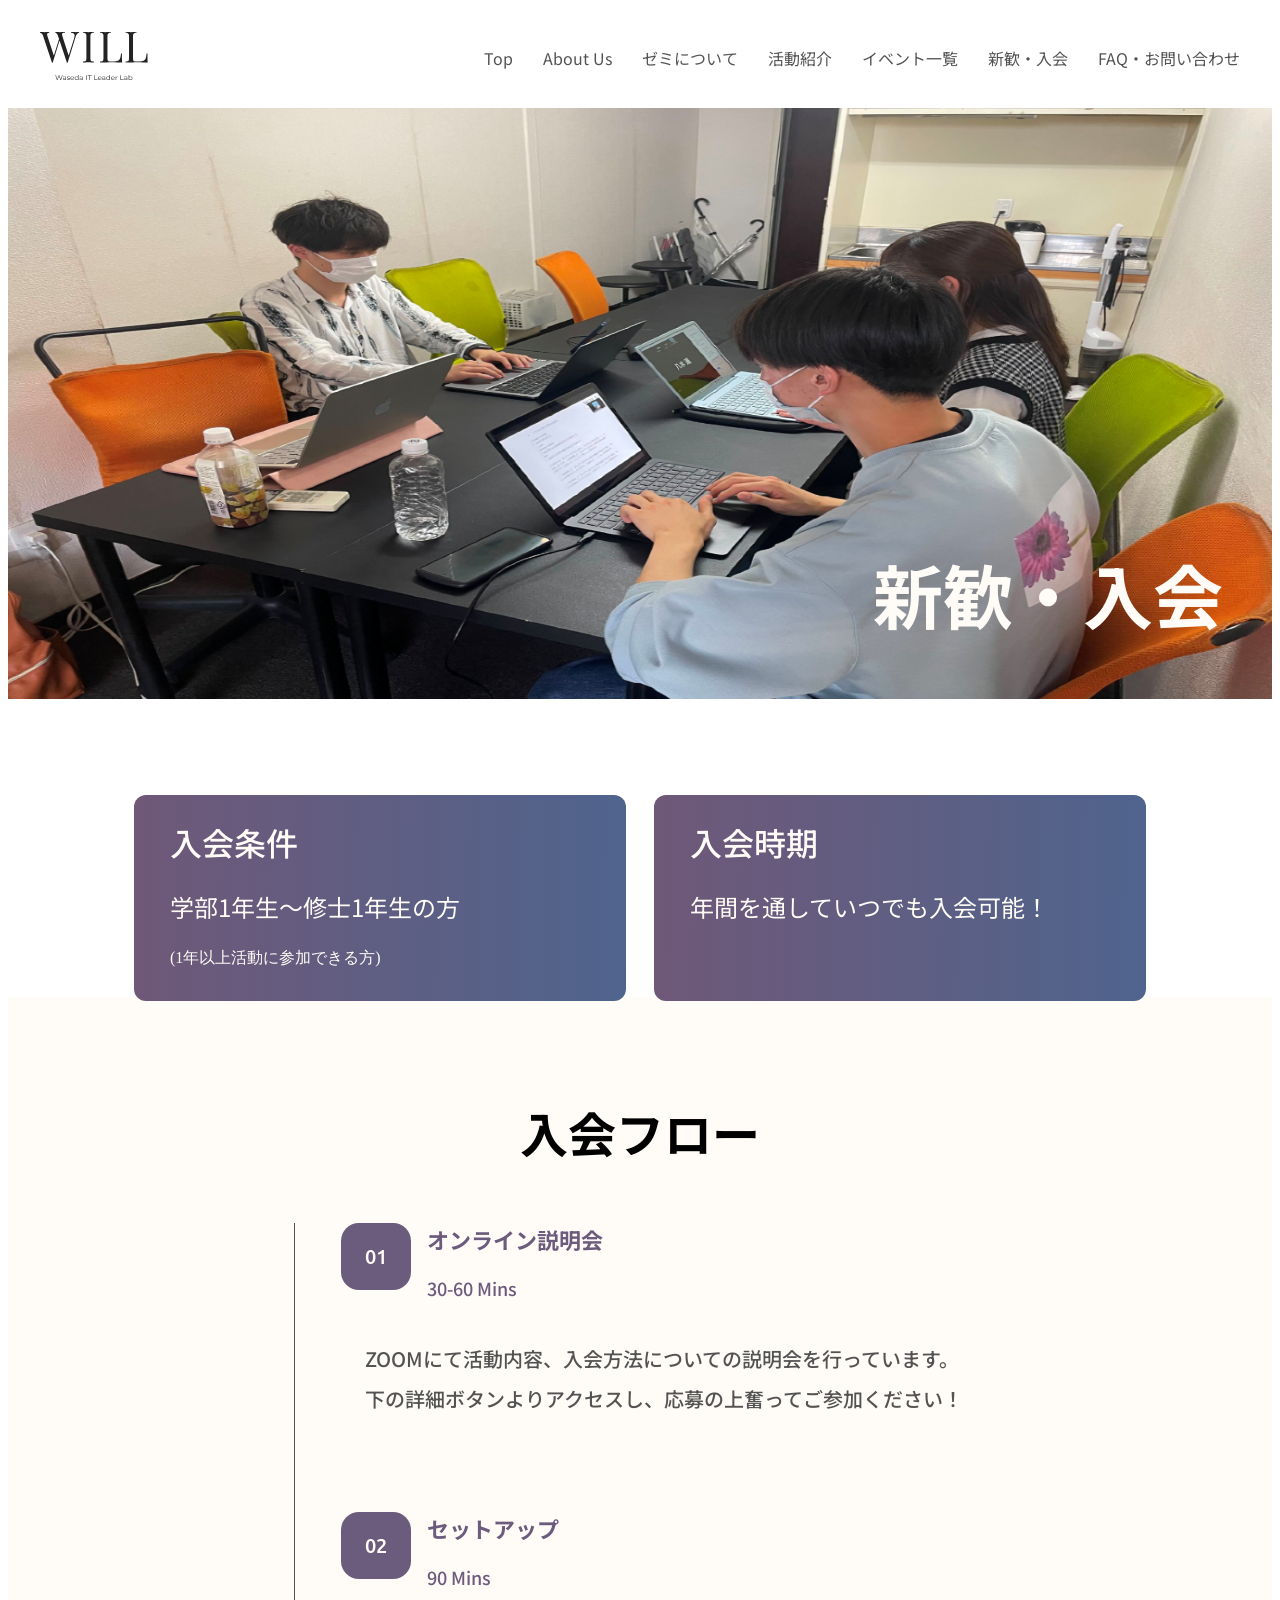
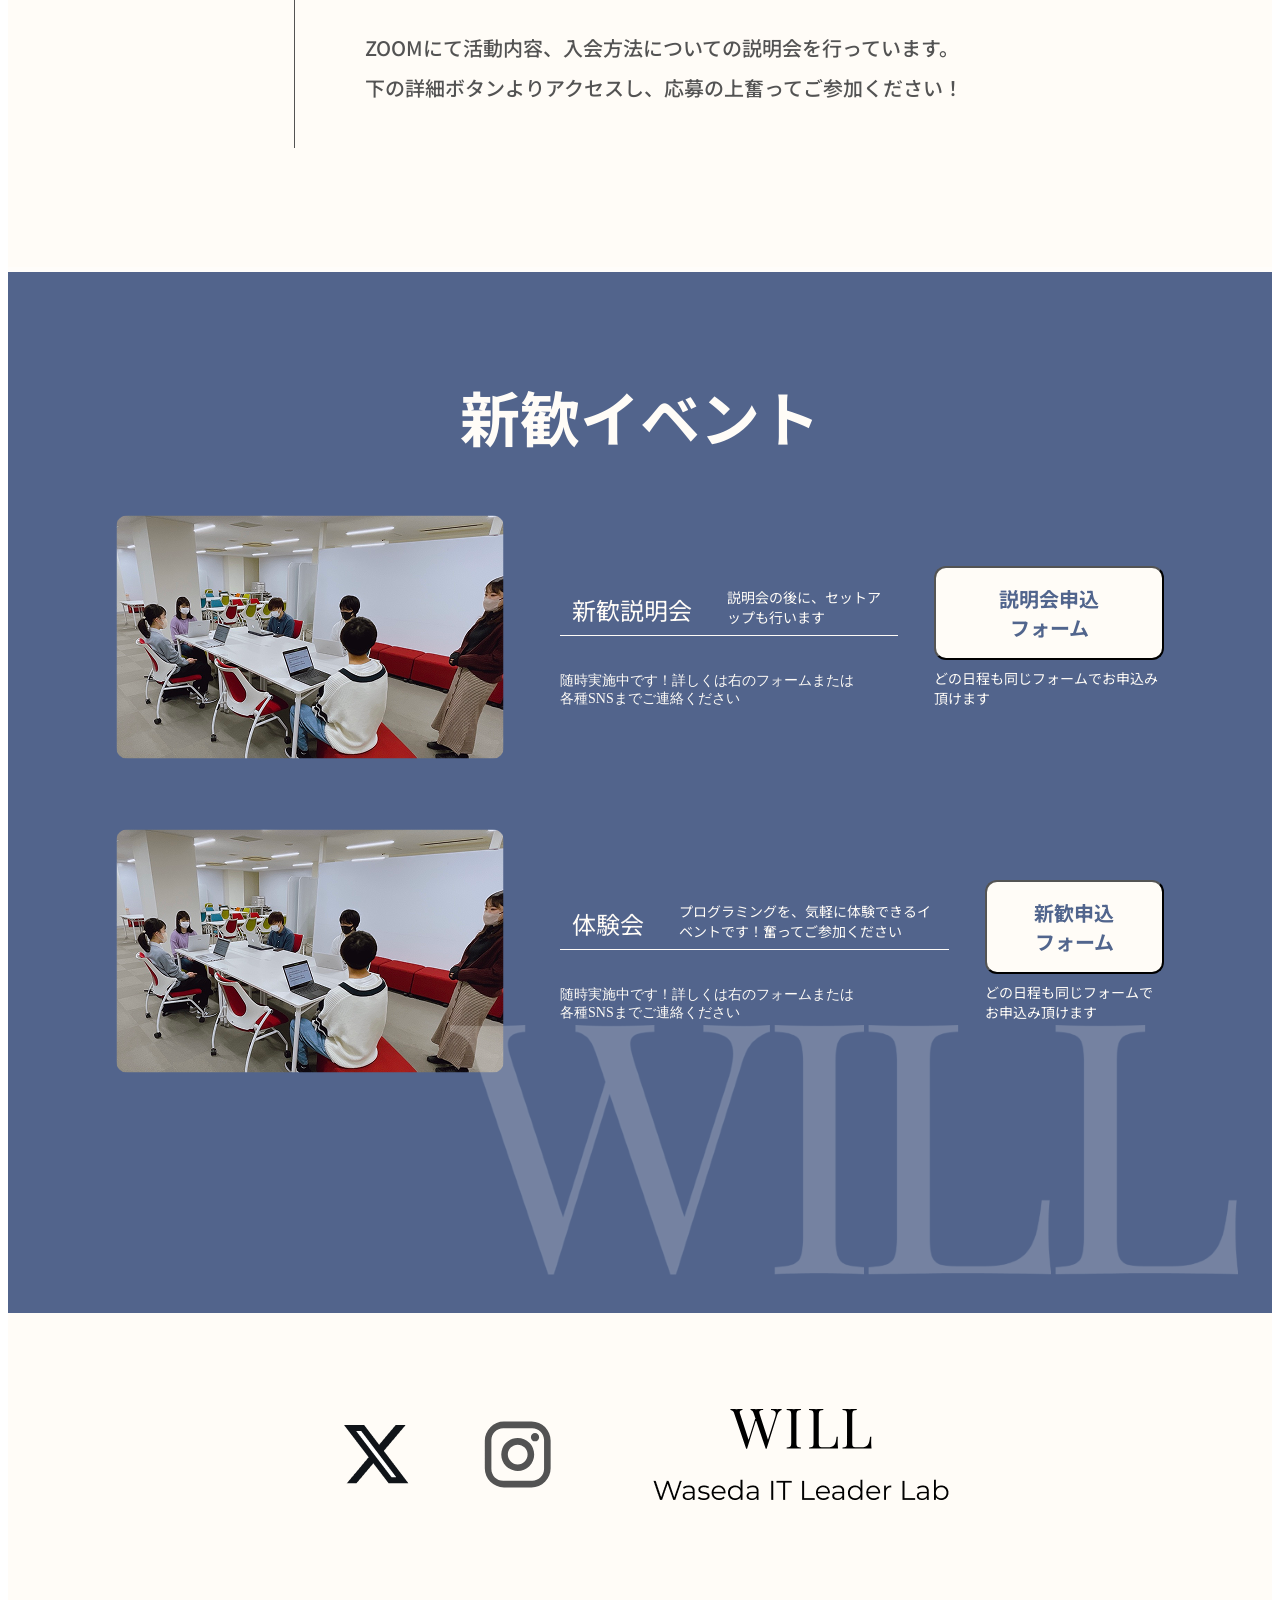
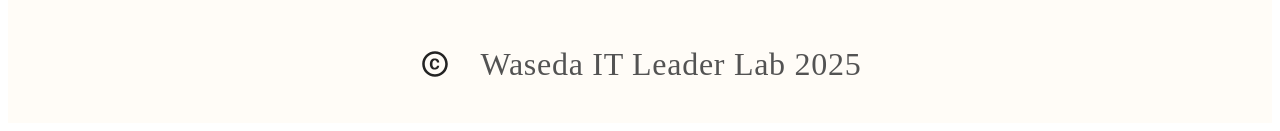
<file: index.html>
<!DOCTYPE html>
<html lang="ja">
  <head>
    <meta charset="UTF-8" />
    <meta name="viewport" content="width=device-width, initial-scale=1.0" />
    <title>WILL-JOIN-PAGE</title>
    <link rel="preconnect" href="https://fonts.googleapis.com" />
    <link rel="preconnect" href="https://fonts.gstatic.com" crossorigin />
    <link
      href="https://fonts.googleapis.com/css2?family=Anton&family=Newsreader:ital,opsz,wght@0,6..72,200..800;1,6..72,200..800&family=Noto+Sans+JP:wght@400;700&family=Ubuntu:ital,wght@0,300;0,400;0,500;0,700;1,300;1,400;1,500;1,700&display=swap"
      rel="stylesheet"
    />
    <link
      href="https://fonts.googleapis.com/css2?family=Anton&family=Jomolhari&family=Newsreader:ital,opsz,wght@0,6..72,200..800;1,6..72,200..800&family=Noto+Sans+JP:wght@400;700&family=Ubuntu:ital,wght@0,300;0,400;0,500;0,700;1,300;1,400;1,500;1,700&display=swap"
      rel="stylesheet"
    />
    <link
      href="https://fonts.googleapis.com/css2?family=Anton&family=Jomolhari&family=Newsreader:ital,opsz,wght@0,6..72,200..800;1,6..72,200..800&family=Noto+Sans+JP:wght@400;700&family=Tinos:ital,wght@0,400;0,700;1,400;1,700&family=Ubuntu:ital,wght@0,300;0,400;0,500;0,700;1,300;1,400;1,500;1,700&display=swap"
      rel="stylesheet"
    />
    <link rel="stylesheet" href="./join_page.css" />
  </head>
  <body>
    <!--入会フローページのhtml-->
    <section class="join-flow-container">
      <header class="page-header">
        <a class="will-logo" href=""
          ><img src="./images/logo.svg" alt="TOPページへ戻る"
        /></a>
        <div id="nav-wrapper" class="nav-wrapper">
          <div class="hamburger" id="js-hamburger">
            <span class="hamburger__line hamburger__line--1"></span>
            <span class="hamburger__line hamburger__line--2"></span>
            <span class="hamburger__line hamburger__line--3"></span>
          </div>
          <nav class="sp-nav">
            <ul>
              <li><a href="" alt="">TOP</a></li>
              <li><a href="" alt="">About Us</a></li>
              <li><a href="" alt="">ゼミについて</a></li>
              <li><a href="" alt="">活動紹介</a></li>
              <li><a href="" alt="">イベント一覧</a></li>
              <li><a href="" alt="">新歓・入会</a></li>
              <li><a href="" alt="">FAQ・お問い合わせ</a></li>
            </ul>
          </nav>
          <div class="black-bg" id="js-black-bg"></div>
        </div>
        <div class="link-box">
          <a class="text-link" href="" alt="Top">Top</a>
          <a class="text-link" href="" alt="About Us">About Us</a>
          <a class="text-link" href="" alt="ゼミについて">ゼミについて</a>
          <a class="text-link" href="" alt="活動紹介">活動紹介</a>
          <a class="text-link" href="" alt="イベント一覧">イベント一覧</a>
          <a class="text-link" href="" alt="新歓・入会">新歓・入会</a>
          <a class="text-link" href="" alt="FAQ・お問い合わせ"
            >FAQ・お問い合わせ</a
          >
        </div>
      </header>
      <section class="head-image-container">
        <img src="./images/join-page-image.png" alt="新歓・入会画像" />
        <div class="head-letter">新歓・入会</div>
      </section>
      <section class="join-conditions-container">
        <div class="join-conditions">
          <div class="join-condition-block">
            <div class="condition-title">入会条件</div>
            <div class="condition-detail">学部1年生～修士1年生の方</div>
            <div class="detail-mini">(1年以上活動に参加できる方)</div>
          </div>
          <div class="join-condition-block">
            <div class="condition-title">入会時期</div>
            <div class="condition-detail">年間を通していつでも入会可能！</div>
          </div>
        </div>
      </section>
      <section class="join-flow-section">
        <div class="join-title">入会フロー</div>
        <div class="join-flow-content">
          <div class="join-flow-details">
            <div class="join-flow-block">
              <div class="join-flow-title">
                <div class="step">
                  <div class="step-number">01</div>
                </div>
                <div class="step-content">
                  <div class="step-title">オンライン説明会</div>
                  <div class="step-text">30-60 mins</div>
                </div>
              </div>
              <p class="step-explanation">
                ZOOMにて活動内容、入会方法についての説明会を行っています。<br />
                下の詳細ボタンよりアクセスし、応募の上奮ってご参加ください！
              </p>
            </div>
            <div class="join-flow-block">
              <div class="join-flow-title">
                <div class="step">
                  <div class="step-number">02</div>
                </div>
                <div class="step-content">
                  <div class="step-title">セットアップ</div>
                  <div class="step-text">90 mins</div>
                </div>
              </div>
              <p class="step-explanation">
                ZOOMにて活動内容、入会方法についての説明会を行っています。<br />
                下の詳細ボタンよりアクセスし、応募の上奮ってご参加ください！
              </p>
            </div>
          </div>
        </div>
      </section>
      <section class="event-section">
        <div class="event-entire-title">新歓イベント</div>
        <div class="event-container">
          <div class="event-block">
            <img src="./images/event-block-photo.png" alt="" />
            <div class="event-entire-frame">
              <div class="event-text-frame">
                <div class="event-title-frame">
                  <div class="event-title">新歓説明会</div>
                  <div class="event-subtitle">
                    説明会の後に、セットアップも行います
                  </div>
                </div>
                <div class="event-explanation">
                  随時実施中です！詳しくは右のフォームまたは<br />各種SNSまでご連絡ください
                </div>
                <!-- <div class="event-schedule-frame">
                  <div class="schedule-block">
                    <div class="number">➀</div>
                    <div class="schedule">
                      03. 26 <span class="day">Wed </span>13:00～ @オンライン
                    </div>
                  </div>
                  <div class="schedule-block">
                    <div class="number">➁</div>
                    <div class="schedule">
                      04. 04 <span class="day">Fri </span>14:00～ @オンライン
                    </div>
                  </div>
                  <div class="schedule-block">
                    <div class="number">➂</div>
                    <div class="schedule">
                      04. 07 <span class="day">Mon </span>14:00～ @オンライン
                    </div>
                  </div>
                  <div class="schedule-block">
                    <div class="number">➃</div>
                    <div class="schedule">
                      04. 09 <span class="day">Wed </span>20:00～ @オンライン
                    </div>
                  </div>
                </div> -->
              </div>
              <div class="application-button">
                <button
                  class="apply-button-1"
                  type="button"
                  onclick="location.href=''"
                >
                  説明会申込フォーム
                </button>
                <div class="apply-text">
                  どの日程も同じフォームでお申込み頂けます
                </div>
              </div>
            </div>
          </div>
          <div class="event-block">
            <img src="./images/event-block-photo.png" alt="" />
            <div class="event-entire-frame">
              <div class="event-text-frame">
                <div class="event-title-frame">
                  <div class="event-title">体験会</div>
                  <div class="event-subtitle">
                    プログラミングを、気軽に体験できるイベントです！奮ってご参加ください
                  </div>
                </div>
                <div class="event-explanation">
                  随時実施中です！詳しくは右のフォームまたは<br />各種SNSまでご連絡ください
                </div>
                <!-- <div class="event-schedule-frame">
                  <div class="schedule-block">
                    <div class="number">➀</div>
                    <div class="schedule">
                      04. 08 <span class="day">Tue </span>14:00～ @対面開催
                    </div>
                  </div>
                  <div class="schedule-block">
                    <div class="number">➁</div>
                    <div class="schedule">
                      04. 10 <span class="day">Thu </span>14:00～ @対面開催
                    </div>
                  </div>
                </div> -->
              </div>
              <div class="application-button">
                <button
                  class="apply-button"
                  type="button"
                  onclick="location.href=''"
                >
                  新歓申込フォーム
                </button>
                <div class="apply-text">
                  どの日程も同じフォームでお申込み頂けます
                </div>
              </div>
            </div>
          </div>
        </div>
        <div class="background-logo">
          <img src="./images/W.png" alt="" />
          <img src="./images/I.png" alt="" />
          <img src="./images/L.png" alt="" />
          <img src="./images/L.png" alt="" />
        </div>
      </section>
      <footer class="footer">
        <div class="footer-top">
          <div class="footer-sm-logo">
            <a
              class="x-logo"
              href="https://x.com/pgwu_info?prefetchTimestamp=1739769263751&mx=2"
              aria-label="x-logo"
              ><img src="./images/x-logo.png" alt=""
            /></a>
            <a
              class="instagram-logo"
              href="https://www.instagram.com/pgwu_info/"
              aria-label="instagram-logo"
              ><img src="./images/instagram.svg" alt=""
            /></a>
          </div>
          <div class="footer-logo">
            <img src="./images/footer-logo.svg" alt="" />
            <img src="./images/footer-full-logo.png" alt="" />
          </div>
        </div>
        <div class="footer-copyright">
          <img src="./images/copyright.svg" alt="" />
          <p class="copyright-text">Waseda IT Leader Lab 2025</p>
        </div>
      </footer>
    </section>

    <script src="https://ajax.googleapis.com/ajax/libs/jquery/3.3.1/jquery.min.js"></script>
    <script src="./main.js"></script>
  </body>
</html>
</file>
<file: join_page.css>
:root {
  --shinonome: linear-gradient(91deg, #6f5878 0.02%, #4f648d);
  --blue_Kashmir: #52648c;
  --gray: #535353;
  --ivory: #fffcf7;
  --purple_Kimberly: #6b5b7d;
  --gray-50: rgba(83, 83, 83, 0.5);

  --font_70: 70px;
  --font_60: 60px;
  --font_48: 48px;
  --font_40: 40px;
  --font_36: 36px;
  --font_32: 32px;
  --font_28: 28px;
  --font_24: 24px;
  --font_22: 22px;
  --font_20: 20px;
  --font_18: 18px;
  --font_16: 16px;
  --font_14: 14px;
  --font_12: 12px;

  --noto: "Noto Sans JP", sans-serif;
  --anton: "Anton", serif;
  --ubuntu: "Ubuntu", serif;
  --jomolhari: "Jomolhari", serif;
  --times-new-roman: "Tinos", serif;
  --inter: "Inter", sans-serif;
}

.join-flow-container {
  width: 100%;
  flex-direction: column;
  align-items: center;
}

.page-header {
  display: flex;
  padding: 24px 32px;
  justify-content: space-between;
  align-items: center;
}

.will-logo {
  flex-shrink: 0;
}

.link-box {
  display: flex;
  align-items: center;
  gap: 30px;
}

.nav-wrapper {
  display: none;
}

.text-link {
  color: var(--gray);
  font-size: var(--font_16);
  font-family: var(--noto);
  font-style: normal;
  font-weight: 400;
  line-height: normal;
  text-decoration: none;
}

.text-link:hover {
  background: var(--shinonome);
  transition: 0.3s;
  color: var(--ivory);
}

.head-image-container {
  display: flex;
  flex-direction: column;
  align-items: flex-start;
  gap: 10px;
  align-self: stretch;
  position: relative;
}

.head-image-container img {
  width: 100%;
  height: 591px;
  align-self: stretch;
}

.head-letter {
  position: absolute;
  right: 49px;
  bottom: 55px;
  font-size: var(--font_70);
  font-family: var(--noto);
  color: var(--ivory);
  font-style: normal;
  font-weight: 700;
  line-height: normal;
}

.join-conditions-container {
  display: flex;
  padding-top: 100px;
  justify-content: center;
  align-items: center;
  gap: 40px;
  align-self: stretch;
}

.join-conditions {
  display: flex;
  justify-content: center;
  align-items: center;
  gap: 28px;
  align-self: stretch;
}

.join-condition-block {
  width: 420px;
  height: 80%;
  display: flex;
  padding: 24px 36px;
  flex-direction: column;
  align-items: flex-start;
  gap: 24px;
  border-radius: 12px;
  background: var(--shinonome);
}

.condition-title {
  font-family: var(--noto);
  font-size: var(--font_32);
  font-style: normal;
  font-weight: 500;
  line-height: normal;
  color: var(--ivory);
  overflow: hidden;
  text-overflow: ellipsis;
}

.condition-detail {
  font-family: var(--noto);
  font-size: var(--font_24);
  font-style: normal;
  font-weight: 400;
  line-height: normal;
  color: var(--ivory);
  overflow: hidden;
  text-overflow: ellipsis;
  white-space: nowrap;
}

.detail-mini {
  font-size: var(--font_16);
  color: var(--ivory);
}

.join-flow-section {
  display: flex;
  padding: 100px 0px 119px 0px;
  flex-direction: column;
  align-items: center;
  gap: 56px;
  align-self: stretch;
  border-bottom: 5px solid rgba(255, 255, 255, 0.3);
  background: var(--ivory);
}

.join-title {
  align-self: stretch;
  text-align: center;
  font-family: var(--noto);
  font-size: var(--font_48);
  font-style: normal;
  font-weight: 700;
  line-height: normal;
  color: var(--shinonome);
}

.join-flow-content {
  align-items: flex-end;
  padding-left: 46px;
  border-left: solid 1px var(--gray);
}

.join-flow-details {
  display: flex;
  flex-direction: column;
  align-items: flex-start;
  gap: 54px;
}

.join-flow-block {
  display: flex;
  flex-direction: column;
  align-items: flex-start;
  gap: 12px;
}

.join-flow-title {
  display: flex;
  align-items: flex-start;
  gap: 16px;
}

.step {
  display: flex;
  padding: 20px 24px;
  flex-direction: column;
  justify-content: center;
  align-items: center;
  border-radius: 18px;
  background: var(--purple_Kimberly);
}

.step-number {
  display: flex;
  align-items: flex-end;
  gap: 6px;
  color: var(--ivory);
  font-family: var(--ubuntu);
  font-size: var(--font_20);
  font-style: normal;
  font-weight: 500;
  line-height: normal;
}

.step-content {
  display: flex;
  flex-direction: column;
  align-items: flex-start;
  gap: 16px;
}

.step-title {
  display: flex;
  align-items: flex-start;
  color: var(--purple_Kimberly);
  font-family: var(--noto);
  font-size: var(--font_22);
  font-style: normal;
  font-weight: 700;
  line-height: normal;
}

.step-text {
  display: flex;
  align-items: flex-start;
  color: var(--purple_Kimberly);
  font-family: var(--noto);
  font-size: var(--font_18);
  font-style: normal;
  font-weight: 500;
  line-height: 199.8%;
  text-transform: capitalize;
}

.step-explanation {
  display: flex;
  padding: 0px 24px 20px 24px;
  justify-content: center;
  align-items: center;
  align-self: stretch;
  flex: 1 0 0;
  color: var(--gray);
  font-family: var(--noto);
  font-size: var(--font_20);
  font-style: normal;
  font-weight: 500;
  line-height: 199.8%;
  text-transform: capitalize;
}

.event-section {
  display: flex;
  padding: 100px 108px 240px 108px;
  flex-direction: column;
  align-items: center;
  gap: 56px;
  align-self: stretch;
  background: var(--blue_Kashmir);
  position: relative;
}

.event-entire-title {
  color: var(--ivory);
  text-align: center;
  font-family: var(--noto);
  font-size: var(--font_60);
  font-style: normal;
  font-weight: 700;
  line-height: normal;
}

.event-container {
  display: flex;
  flex-direction: column;
  align-items: flex-start;
  gap: 70px;
}

.event-block {
  display: flex;
  align-items: center;
  gap: 56px;
}

.event-block img {
  display: flex;
  justify-content: center;
  align-items: center;
  border-radius: 12px;
}

.event-entire-frame {
  display: flex;
  align-items: flex-end;
  z-index: 10;
  gap: 36px;
}

.event-text-frame {
  display: flex;
  flex-direction: column;
  align-items: flex-start;
  gap: 36px;
}

.event-title-frame {
  display: flex;
  padding: 0px 12px 8px 12px;
  align-items: flex-end;
  gap: 35px;
  border-bottom: 1px solid var(--ivory);
}

.event-title {
  white-space: nowrap;
  color: var(--ivory);
  font-family: var(--noto);
  font-size: var(--font_24);
  font-style: normal;
  font-weight: 400;
  line-height: normal;
}

.event-subtitle {
  overflow: hidden;
  color: var(--ivory);
  text-overflow: ellipsis;
  font-family: var(--noto);
  font-size: var(--font_14);
  font-style: normal;
  font-weight: 400;
  line-height: normal;
}

.event-explanation {
  display: flex;
  color: var(--ivory);
  font-size: var(--font_14);
  font-style: normal;
  font-weight: 400;
}
/* .event-schedule-frame {
  display: flex;
  flex-direction: column;
  align-items: flex-start;
  gap: 14px;
}

.schedule-block {
  display: flex;
  align-items: center;
  gap: 20px;
}

.number {
  color: var(--ivory);
  font-family: var(--jomolhari);
  font-size: var(--font_20);
  font-style: normal;
  font-weight: 400;
  line-height: normal;
}

.schedule {
  color: var(--ivory);
  font-family: var(--jomolhari);
  font-size: 17px;
  font-style: normal;
  font-weight: 400;
  line-height: normal;
}

.day {
  font-size: var(--font_16);
} */

.application-button {
  display: flex;
  flex-direction: column;
  justify-content: center;
  align-items: center;
  gap: 8px;
}

.apply-button {
  display: flex;
  padding: 16px 40px;
  justify-content: center;
  align-items: center;
  gap: 10px;
  border-radius: 12px;
  background: var(--ivory, #fffcf7);
  overflow: hidden;
  color: #51658d;
  text-overflow: ellipsis;
  font-family: var(--noto);
  font-size: var(--font_20);
  font-style: normal;
  font-weight: 700;
  line-height: normal;
}

.apply-button-1 {
  display: flex;
  padding: 16px 55px;
  justify-content: center;
  align-items: center;
  gap: 10px;
  border-radius: 12px;
  background: var(--ivory, #fffcf7);
  overflow: hidden;
  color: #51658d;
  text-overflow: ellipsis;
  font-family: var(--noto);
  font-size: var(--font_20);
  font-style: normal;
  font-weight: 700;
  line-height: normal;
}

.apply-text {
  overflow: hidden;
  color: var(--ivory);
  text-overflow: ellipsis;
  font-family: var(--noto);
  font-size: var(--font_14);
  font-style: normal;
  font-weight: 400;
  line-height: normal;
}

.background-logo {
  position: absolute;
  right: 34px;
  bottom: 34px;
}

.background-logo img {
  opacity: 0.2;
}

.footer {
  display: flex;
  flex-direction: column;
  justify-content: center;
  align-items: center;
  background: var(--ivory);
}

.footer-top {
  display: flex;
  padding: 90px 0px 100px 0px;
  justify-content: center;
  align-items: center;
  gap: 80px;
  align-self: stretch;
}

.footer-sm-logo {
  display: flex;
  align-items: center;
  gap: 43px;
}

.x-logo {
  display: flex;
  padding: 12px;
  justify-content: center;
  align-items: center;
  gap: 10px;
  cursor: pointer;
}

.instagram-logo {
  display: flex;
  padding: 12px;
  flex-direction: column;
  justify-content: center;
  align-items: center;
  gap: 10px;
  cursor: pointer;
}

.instagram-logo img {
  width: 85px;
  height: 79px;
}

.footer-logo {
  flex-direction: column;
  align-items: center;
  gap: 30px;
  display: flex;
}

.footer-copyright {
  display: flex;
  padding: 8px 0px;
  justify-content: center;
  align-items: center;
  gap: 30px;
  align-self: stretch;
}

.footer-copyright img {
  width: 32px;
  height: 32px;
}

.copyright-text {
  color: var(--gray);
  font-family: var(--times-new-roman);
  font-size: var(--font_32);
  font-style: normal;
  font-weight: 400;
  line-height: normal;
  letter-spacing: 0.72px;
}

@media (max-width: 1200px) {
  .nav-wrapper {
    display: flex;
  }

  /* 
hamburger(ハンバーガーアイコン)
=================================== */
  .hamburger {
    position: absolute;
    right: 30px;
    top: 33px;
    width: 50px;
    height: 40px;
    cursor: pointer;
    z-index: 300;
  }

  .hamburger__line {
    position: absolute;
    width: 45px;
    height: 3px;
    right: 0;
    background-color: #000;
    transition: all 0.5s;
  }

  .hamburger__line--1 {
    top: 1px;
  }

  .hamburger__line--2 {
    top: 18px;
  }

  .hamburger__line--3 {
    top: 36px;
  }

  /*ハンバーガーがクリックされたら*/
  .open .hamburger__line--1 {
    transform: rotate(-45deg);
    top: 11px;
  }

  .open .hamburger__line--2 {
    opacity: 0;
  }

  .open .hamburger__line--3 {
    transform: rotate(45deg);
    top: 11px;
  }

  /* 
sp-nav(ナビ)
=================================== */
  .sp-nav {
    position: fixed;
    right: -100%; /*ハンバーガーがクリックされる前はWindow右側に隠す*/
    top: 0;
    width: 70%; /* 出てくるスライドメニューの幅 */
    height: 100vh;
    background-color: var(--blue_Kashmir);
    transition: all 0.5s;
    z-index: 100;
    overflow-y: auto; /* メニューが多くなったらスクロールできるように */
  }

  .sp-nav ul {
    padding-top: 100px;
    list-style: none;
    text-align: center;
    padding-left: 0;
  }

  .sp-nav ul li {
    padding: 10px 0px;
  }

  .sp-nav a {
    color: var(--ivory);
    font-family: var(--noto);
    font-size: var(--font_32);
    text-decoration: none;
  }

  /*ハンバーガーがクリックされたら右からスライド*/
  .open .sp-nav {
    right: 0;
  }
  /* 
black-bg(ハンバーガーメニュー解除用bg)
=================================== */
  .black-bg {
    position: fixed;
    left: 0;
    top: 0;
    width: 100vw;
    height: 100vh;
    z-index: 5;
    background-color: #000;
    opacity: 0;
    visibility: hidden;
    transition: all 0.5s;
    cursor: pointer;
    z-index: 100;
  }

  /*ハンバーガーメニューが開いたら表示*/
  .open .black-bg {
    opacity: 0.3;
    visibility: visible;
  }

  .link-box {
    display: none;
  }

  .head-image-container img {
    height: 400px;
  }

  .head-letter {
    right: 11px;
    bottom: 33px;
    font-size: var(--font_48);
  }

  .join-conditions-container {
    padding-top: 50px;
    flex-direction: column;
  }

  .join-conditions {
    flex-direction: column;
    align-self: unset;
  }

  .join-condition-block {
    gap: 16px;
    width: 100%;
  }

  .condition-title {
    font-size: var(--font_24);
  }

  .condition-detail {
    font-size: var(--font_16);
    line-height: 150%;
  }

  .detail-mini {
    font-size: var(--font_12);
    line-height: 150%;
  }

  .join-title {
    font-size: var(--font_36);
  }

  .join-flow-content {
    display: flex;
    gap: 46px;
    padding: 0px 28px;
    align-self: stretch;
  }

  .join-flow-details {
    flex: 1 0 0;
  }

  .join-flow-block {
    align-self: stretch;
  }

  .step {
    gap: 10px;
  }

  .step-explanation {
    flex: 0 0 0;
  }

  .event-section {
    padding: 100px 42px 160px 42px;
  }

  .event-entire-title {
    font-size: var(--font_36);
  }

  .event-container {
    align-items: center;
  }

  .event-block {
    flex-direction: column;
    justify-content: center;
    align-items: flex-start;
    gap: 24px;
    align-self: stretch;
  }

  .event-block img {
    align-self: stretch;
    height: 220px;
  }

  .event-entire-frame {
    flex-direction: column;
    justify-content: flex-end;
    align-items: center;
    align-self: stretch;
  }

  .event-title {
    font-size: var(--font_32);
  }

  .event-subtitle {
    font-size: var(--font_16);
  }

  /* .number {
    font-size: var(--font_32);
  }

  .schedule {
    font-size: var(--font_22);
  }

  .day {
    font-size: var(--font_24);
  } */

  .event-explanation {
    font-size: var(--font_24);
  }

  .apply-button {
    color: var(--blue_Kashmir);
  }

  .apply-button-1 {
    color: var(--blue_Kashmir);
    padding: 16px 40px;
  }

  .background-logo {
    right: 20px;
    bottom: 10px;
    white-space: nowrap;
  }

  .background-logo img {
    height: 90px;
  }

  .footer-top {
    padding: 40px 0px 20px 0px;
    flex-direction: column-reverse;
    gap: 30px;
  }

  .footer-logo {
    gap: 20px;
  }

  .footer-sm-logo {
    gap: 18px;
  }

  .x-logo img {
    width: 40px;
    height: 40px;
  }

  .instagram-logo img {
    width: 40px;
    height: 40px;
  }

  .footer-copyright {
    gap: 8px;
  }

  .footer-copyright img {
    width: 24px;
    height: 24px;
  }

  .copyright-text {
    font-size: var(--font_18);
  }
}

@media (max-width: 1100px) {
  .event-title-frame {
    flex-direction: column;
    justify-content: flex-end;
    align-items: flex-start;
    gap: 8px;
  }
}
</file>
